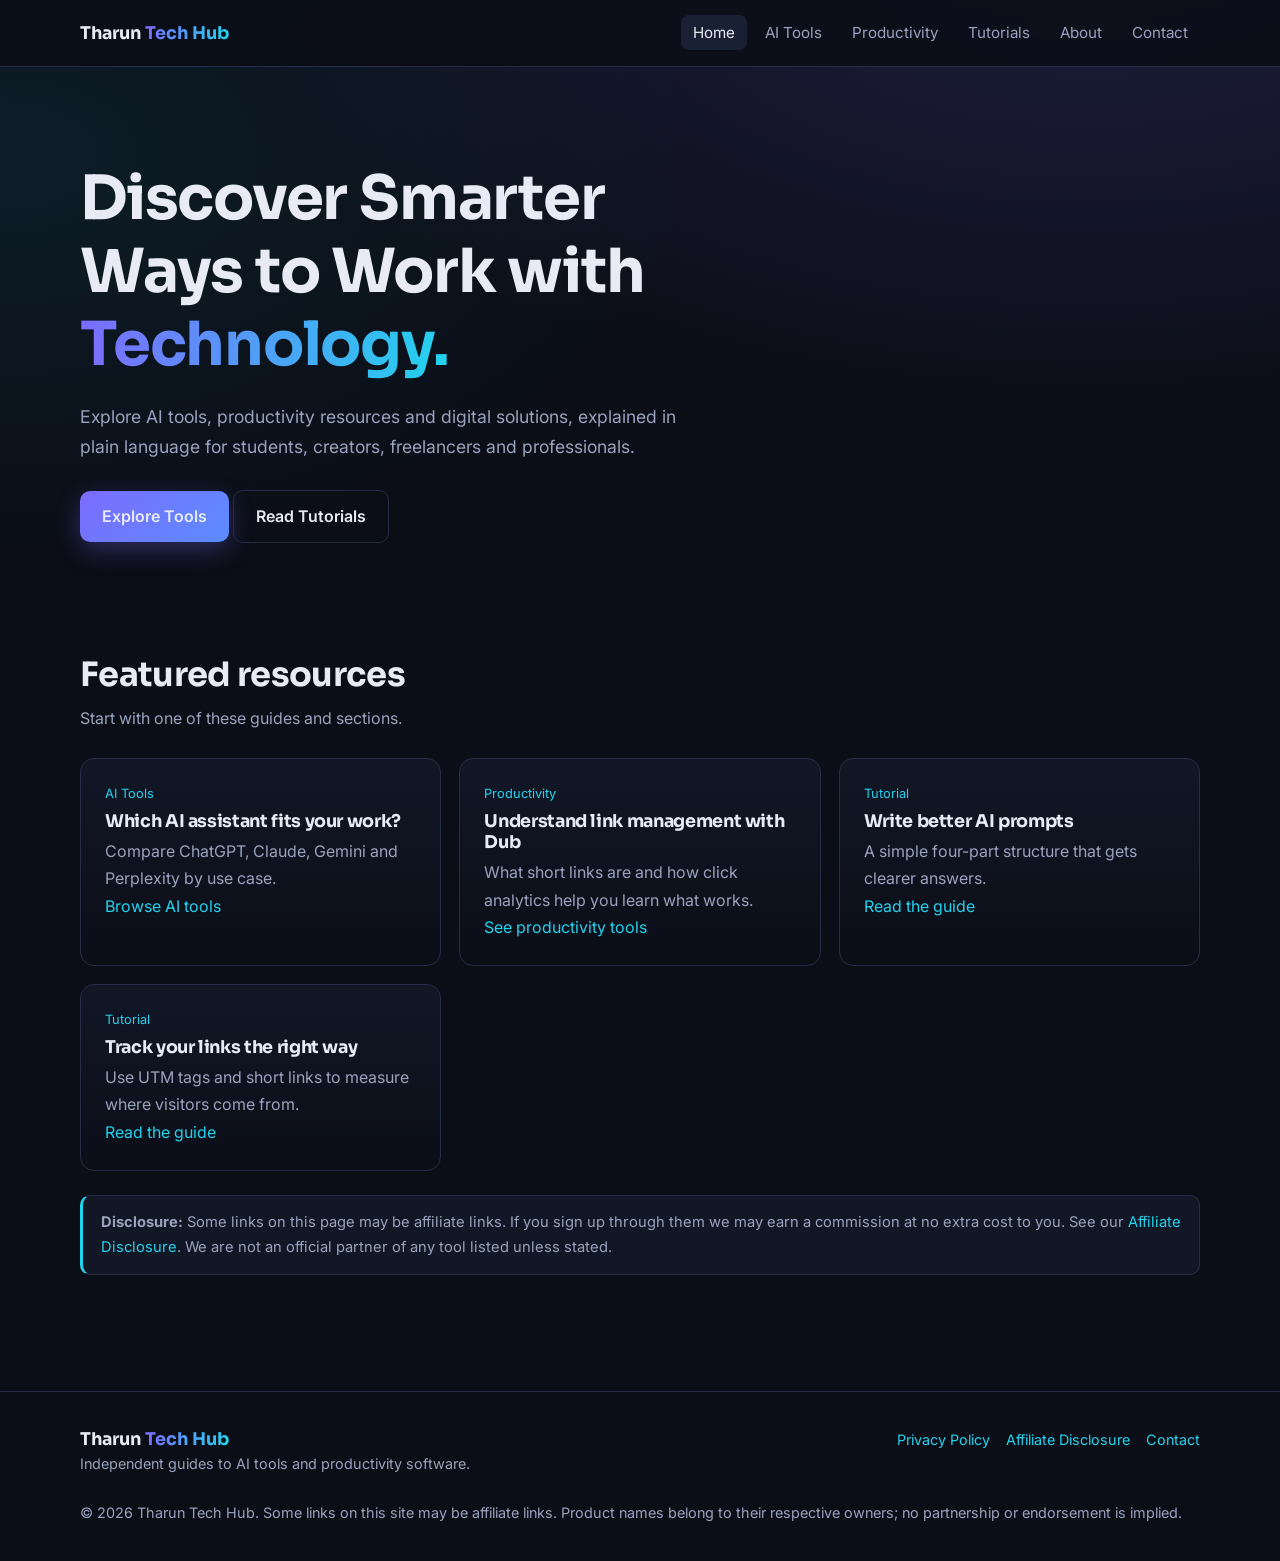
<file: index.html>
<!DOCTYPE html><html lang="en"><head><meta charset="utf-8"><meta name="viewport" content="width=device-width,initial-scale=1">
<title>Tharun Tech Hub | AI Tools, Productivity Software & Tutorials</title><meta name="description" content="Discover AI tools, productivity software and beginner-friendly tech tutorials for students, creators, freelancers and professionals."><meta property="og:title" content="Tharun Tech Hub | AI Tools, Productivity Software & Tutorials"><meta property="og:description" content="Discover AI tools, productivity software and beginner-friendly tech tutorials for students, creators, freelancers and professionals."><meta property="og:type" content="website">
<meta name="theme-color" content="#0b0e17"><link rel="preconnect" href="https://fonts.googleapis.com"><link rel="preconnect" href="https://fonts.gstatic.com" crossorigin>
<link href="https://fonts.googleapis.com/css2?family=Inter:wght@400;500;600&family=Sora:wght@600;700&display=swap" rel="stylesheet"><link rel="stylesheet" href="assets/css/style.css"></head><body>
<header><div class="wrap nav"><a class="logo" href="index.html">Tharun <span>Tech Hub</span></a><button id="mb" aria-label="Menu" aria-expanded="false">Menu</button><ul class="links" id="nav"><li><a href="index.html" class=on aria-current=page>Home</a></li><li><a href="ai-tools.html">AI Tools</a></li><li><a href="productivity-tools.html">Productivity</a></li><li><a href="tutorials.html">Tutorials</a></li><li><a href="about.html">About</a></li><li><a href="contact.html">Contact</a></li></ul></div></header>
<main><section class="hero"><div class="wrap hero-in"><h1>Discover Smarter Ways to Work with <span class="g">Technology.</span></h1>
<p>Explore AI tools, productivity resources and digital solutions, explained in plain language for students, creators, freelancers and professionals.</p>
<a class="btn p" href="ai-tools.html">Explore Tools</a> <a class="btn" href="tutorials.html">Read Tutorials</a></div></section>
<section><div class="wrap"><h2>Featured resources</h2><p>Start with one of these guides and sections.</p><div class="grid"><article class="card"><span class="tag">AI Tools</span><h3>Which AI assistant fits your work?</h3><p>Compare ChatGPT, Claude, Gemini and Perplexity by use case.</p><a href="ai-tools.html">Browse AI tools</a></article><article class="card"><span class="tag">Productivity</span><h3>Understand link management with Dub</h3><p>What short links are and how click analytics help you learn what works.</p><a href="productivity-tools.html">See productivity tools</a></article><article class="card"><span class="tag">Tutorial</span><h3>Write better AI prompts</h3><p>A simple four-part structure that gets clearer answers.</p><a href="tutorials.html#prompts">Read the guide</a></article><article class="card"><span class="tag">Tutorial</span><h3>Track your links the right way</h3><p>Use UTM tags and short links to measure where visitors come from.</p><a href="tutorials.html#links">Read the guide</a></article></div><div class="note"><strong>Disclosure:</strong> Some links on this page may be affiliate links. If you sign up through them we may earn a commission at no extra cost to you. See our <a href="affiliate-disclosure.html">Affiliate Disclosure</a>. We are not an official partner of any tool listed unless stated.</div></div></section></main>
<footer><div class="wrap fg"><div><a class="logo" href="index.html">Tharun <span>Tech Hub</span></a><p>Independent guides to AI tools and productivity software.</p></div>
<ul><li><a href="privacy-policy.html">Privacy Policy</a></li><li><a href="affiliate-disclosure.html">Affiliate Disclosure</a></li><li><a href="contact.html">Contact</a></li></ul>
<p style="width:100%">&copy; <span id="y">2026</span> Tharun Tech Hub. Some links on this site may be affiliate links. Product names belong to their respective owners; no partnership or endorsement is implied.</p></div></footer>
<script src="assets/js/main.js"></script></body></html>
</file>
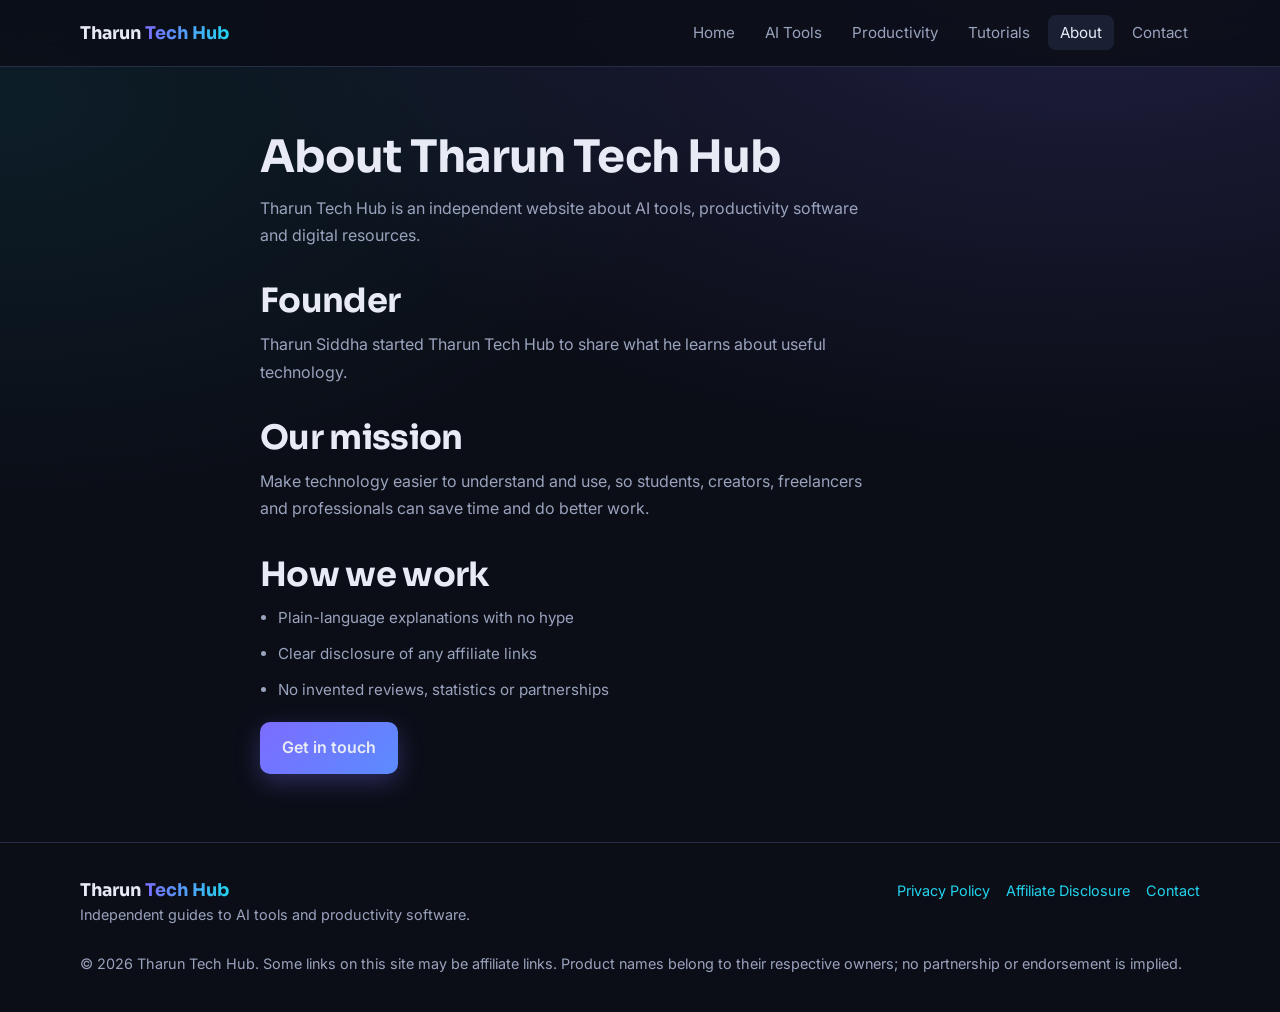
<file: about.html>
<!DOCTYPE html><html lang="en"><head><meta charset="utf-8"><meta name="viewport" content="width=device-width,initial-scale=1">
<title>About Tharun Siddha | Tharun Tech Hub</title><meta name="description" content="Meet Tharun Siddha, founder of Tharun Tech Hub, and learn our mission to make technology easier to understand and use."><meta property="og:title" content="About Tharun Siddha | Tharun Tech Hub"><meta property="og:description" content="Meet Tharun Siddha, founder of Tharun Tech Hub, and learn our mission to make technology easier to understand and use."><meta property="og:type" content="website">
<meta name="theme-color" content="#0b0e17"><link rel="preconnect" href="https://fonts.googleapis.com"><link rel="preconnect" href="https://fonts.gstatic.com" crossorigin>
<link href="https://fonts.googleapis.com/css2?family=Inter:wght@400;500;600&family=Sora:wght@600;700&display=swap" rel="stylesheet"><link rel="stylesheet" href="assets/css/style.css"></head><body>
<header><div class="wrap nav"><a class="logo" href="index.html">Tharun <span>Tech Hub</span></a><button id="mb" aria-label="Menu" aria-expanded="false">Menu</button><ul class="links" id="nav"><li><a href="index.html">Home</a></li><li><a href="ai-tools.html">AI Tools</a></li><li><a href="productivity-tools.html">Productivity</a></li><li><a href="tutorials.html">Tutorials</a></li><li><a href="about.html" class=on aria-current=page>About</a></li><li><a href="contact.html">Contact</a></li></ul></div></header>
<main><section class="page"><div class="wrap prose"><h1>About Tharun Tech Hub</h1><p>Tharun Tech Hub is an independent website about AI tools, productivity software and digital resources.</p><h2>Founder</h2><p>Tharun Siddha started Tharun Tech Hub to share what he learns about useful technology. <!-- Add your own short bio here: background, studies, interests. --></p><h2>Our mission</h2><p>Make technology easier to understand and use, so students, creators, freelancers and professionals can save time and do better work.</p><h2>How we work</h2><ul><li>Plain-language explanations with no hype</li><li>Clear disclosure of any affiliate links</li><li>No invented reviews, statistics or partnerships</li></ul><p style="margin-top:20px"><a class="btn p" href="contact.html">Get in touch</a></p></div></section></main>
<footer><div class="wrap fg"><div><a class="logo" href="index.html">Tharun <span>Tech Hub</span></a><p>Independent guides to AI tools and productivity software.</p></div>
<ul><li><a href="privacy-policy.html">Privacy Policy</a></li><li><a href="affiliate-disclosure.html">Affiliate Disclosure</a></li><li><a href="contact.html">Contact</a></li></ul>
<p style="width:100%">&copy; <span id="y">2026</span> Tharun Tech Hub. Some links on this site may be affiliate links. Product names belong to their respective owners; no partnership or endorsement is implied.</p></div></footer>
<script src="assets/js/main.js"></script></body></html>
</file>
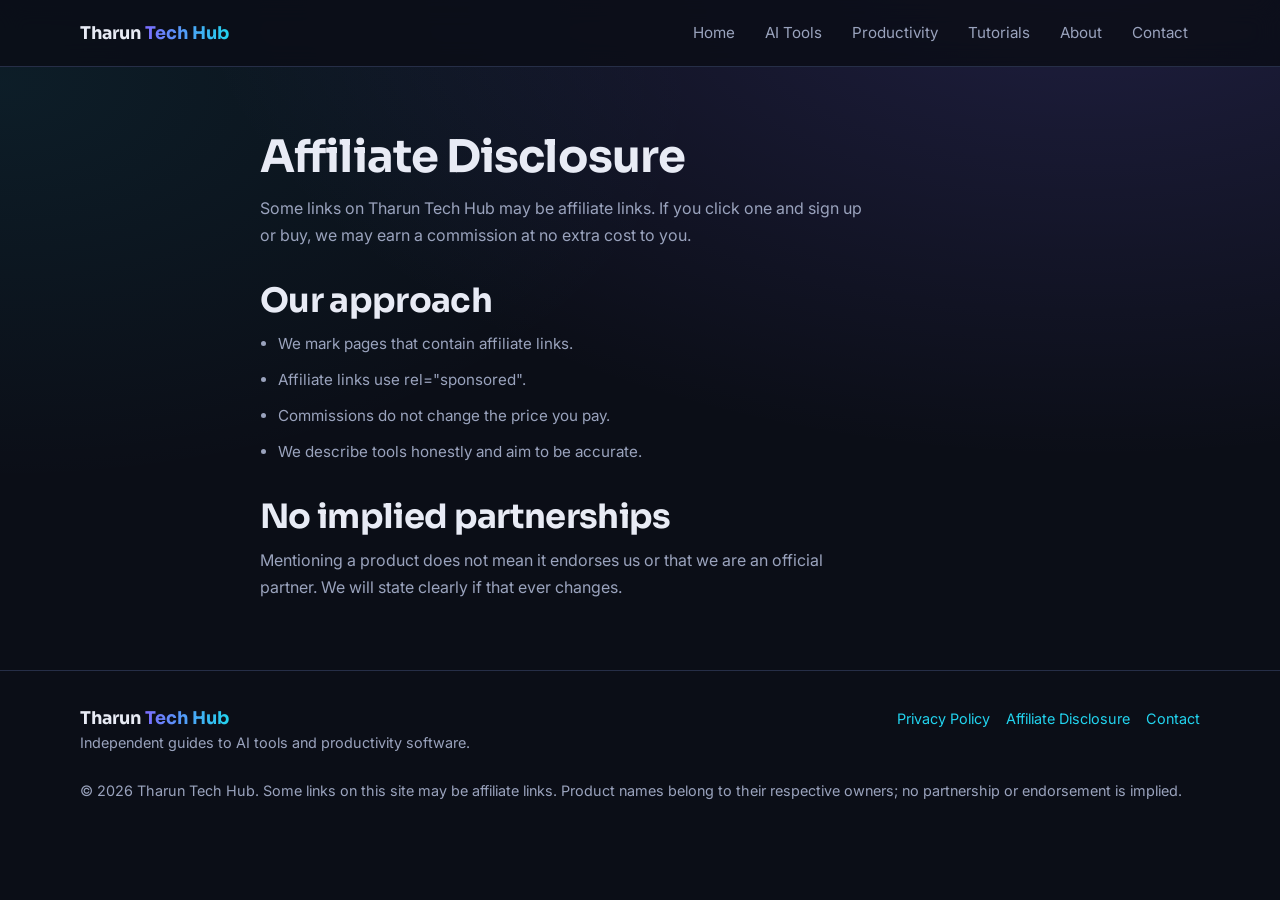
<file: affiliate-disclosure.html>
<!DOCTYPE html><html lang="en"><head><meta charset="utf-8"><meta name="viewport" content="width=device-width,initial-scale=1">
<title>Affiliate Disclosure | Tharun Tech Hub</title><meta name="description" content="Tharun Tech Hub may earn commissions from affiliate links. Read how we disclose and handle them."><meta property="og:title" content="Affiliate Disclosure | Tharun Tech Hub"><meta property="og:description" content="Tharun Tech Hub may earn commissions from affiliate links. Read how we disclose and handle them."><meta property="og:type" content="website">
<meta name="theme-color" content="#0b0e17"><link rel="preconnect" href="https://fonts.googleapis.com"><link rel="preconnect" href="https://fonts.gstatic.com" crossorigin>
<link href="https://fonts.googleapis.com/css2?family=Inter:wght@400;500;600&family=Sora:wght@600;700&display=swap" rel="stylesheet"><link rel="stylesheet" href="assets/css/style.css"></head><body>
<header><div class="wrap nav"><a class="logo" href="index.html">Tharun <span>Tech Hub</span></a><button id="mb" aria-label="Menu" aria-expanded="false">Menu</button><ul class="links" id="nav"><li><a href="index.html">Home</a></li><li><a href="ai-tools.html">AI Tools</a></li><li><a href="productivity-tools.html">Productivity</a></li><li><a href="tutorials.html">Tutorials</a></li><li><a href="about.html">About</a></li><li><a href="contact.html">Contact</a></li></ul></div></header>
<main><section class="page"><div class="wrap prose"><h1>Affiliate Disclosure</h1><p>Some links on Tharun Tech Hub may be affiliate links. If you click one and sign up or buy, we may earn a commission at no extra cost to you.</p><h2>Our approach</h2><ul><li>We mark pages that contain affiliate links.</li><li>Affiliate links use rel="sponsored".</li><li>Commissions do not change the price you pay.</li><li>We describe tools honestly and aim to be accurate.</li></ul><h2>No implied partnerships</h2><p>Mentioning a product does not mean it endorses us or that we are an official partner. We will state clearly if that ever changes.</p></div></section></main>
<footer><div class="wrap fg"><div><a class="logo" href="index.html">Tharun <span>Tech Hub</span></a><p>Independent guides to AI tools and productivity software.</p></div>
<ul><li><a href="privacy-policy.html">Privacy Policy</a></li><li><a href="affiliate-disclosure.html">Affiliate Disclosure</a></li><li><a href="contact.html">Contact</a></li></ul>
<p style="width:100%">&copy; <span id="y">2026</span> Tharun Tech Hub. Some links on this site may be affiliate links. Product names belong to their respective owners; no partnership or endorsement is implied.</p></div></footer>
<script src="assets/js/main.js"></script></body></html>
</file>
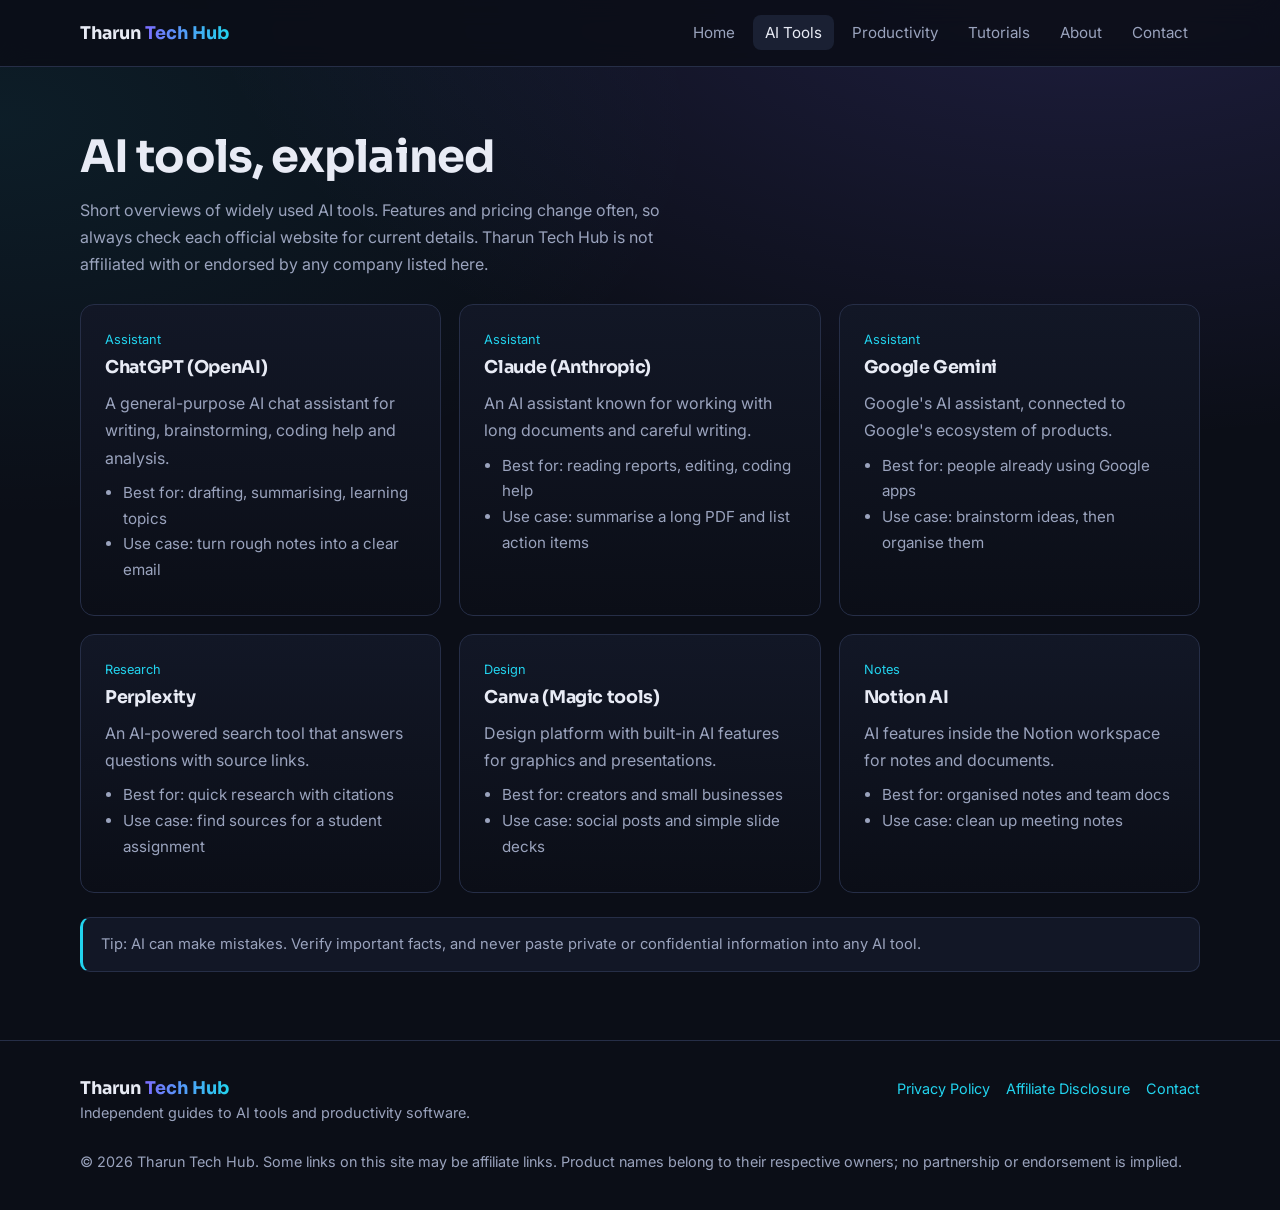
<file: ai-tools.html>
<!DOCTYPE html><html lang="en"><head><meta charset="utf-8"><meta name="viewport" content="width=device-width,initial-scale=1">
<title>AI Tools Guide | Tharun Tech Hub</title><meta name="description" content="Plain-language overview of popular AI tools like ChatGPT, Claude, Gemini and Perplexity: features, benefits and use cases."><meta property="og:title" content="AI Tools Guide | Tharun Tech Hub"><meta property="og:description" content="Plain-language overview of popular AI tools like ChatGPT, Claude, Gemini and Perplexity: features, benefits and use cases."><meta property="og:type" content="website">
<meta name="theme-color" content="#0b0e17"><link rel="preconnect" href="https://fonts.googleapis.com"><link rel="preconnect" href="https://fonts.gstatic.com" crossorigin>
<link href="https://fonts.googleapis.com/css2?family=Inter:wght@400;500;600&family=Sora:wght@600;700&display=swap" rel="stylesheet"><link rel="stylesheet" href="assets/css/style.css"></head><body>
<header><div class="wrap nav"><a class="logo" href="index.html">Tharun <span>Tech Hub</span></a><button id="mb" aria-label="Menu" aria-expanded="false">Menu</button><ul class="links" id="nav"><li><a href="index.html">Home</a></li><li><a href="ai-tools.html" class=on aria-current=page>AI Tools</a></li><li><a href="productivity-tools.html">Productivity</a></li><li><a href="tutorials.html">Tutorials</a></li><li><a href="about.html">About</a></li><li><a href="contact.html">Contact</a></li></ul></div></header>
<main><section class="page"><div class="wrap"><h1>AI tools, explained</h1><p>Short overviews of widely used AI tools. Features and pricing change often, so always check each official website for current details. Tharun Tech Hub is not affiliated with or endorsed by any company listed here.</p><div class="grid"><article class="card"><span class="tag">Assistant</span><h3>ChatGPT (OpenAI)</h3><p>A general-purpose AI chat assistant for writing, brainstorming, coding help and analysis.</p><ul><li>Best for: drafting, summarising, learning topics</li><li>Use case: turn rough notes into a clear email</li></ul></article><article class="card"><span class="tag">Assistant</span><h3>Claude (Anthropic)</h3><p>An AI assistant known for working with long documents and careful writing.</p><ul><li>Best for: reading reports, editing, coding help</li><li>Use case: summarise a long PDF and list action items</li></ul></article><article class="card"><span class="tag">Assistant</span><h3>Google Gemini</h3><p>Google's AI assistant, connected to Google's ecosystem of products.</p><ul><li>Best for: people already using Google apps</li><li>Use case: brainstorm ideas, then organise them</li></ul></article><article class="card"><span class="tag">Research</span><h3>Perplexity</h3><p>An AI-powered search tool that answers questions with source links.</p><ul><li>Best for: quick research with citations</li><li>Use case: find sources for a student assignment</li></ul></article><article class="card"><span class="tag">Design</span><h3>Canva (Magic tools)</h3><p>Design platform with built-in AI features for graphics and presentations.</p><ul><li>Best for: creators and small businesses</li><li>Use case: social posts and simple slide decks</li></ul></article><article class="card"><span class="tag">Notes</span><h3>Notion AI</h3><p>AI features inside the Notion workspace for notes and documents.</p><ul><li>Best for: organised notes and team docs</li><li>Use case: clean up meeting notes</li></ul></article></div><div class="note">Tip: AI can make mistakes. Verify important facts, and never paste private or confidential information into any AI tool.</div></div></section></main>
<footer><div class="wrap fg"><div><a class="logo" href="index.html">Tharun <span>Tech Hub</span></a><p>Independent guides to AI tools and productivity software.</p></div>
<ul><li><a href="privacy-policy.html">Privacy Policy</a></li><li><a href="affiliate-disclosure.html">Affiliate Disclosure</a></li><li><a href="contact.html">Contact</a></li></ul>
<p style="width:100%">&copy; <span id="y">2026</span> Tharun Tech Hub. Some links on this site may be affiliate links. Product names belong to their respective owners; no partnership or endorsement is implied.</p></div></footer>
<script src="assets/js/main.js"></script></body></html>
</file>
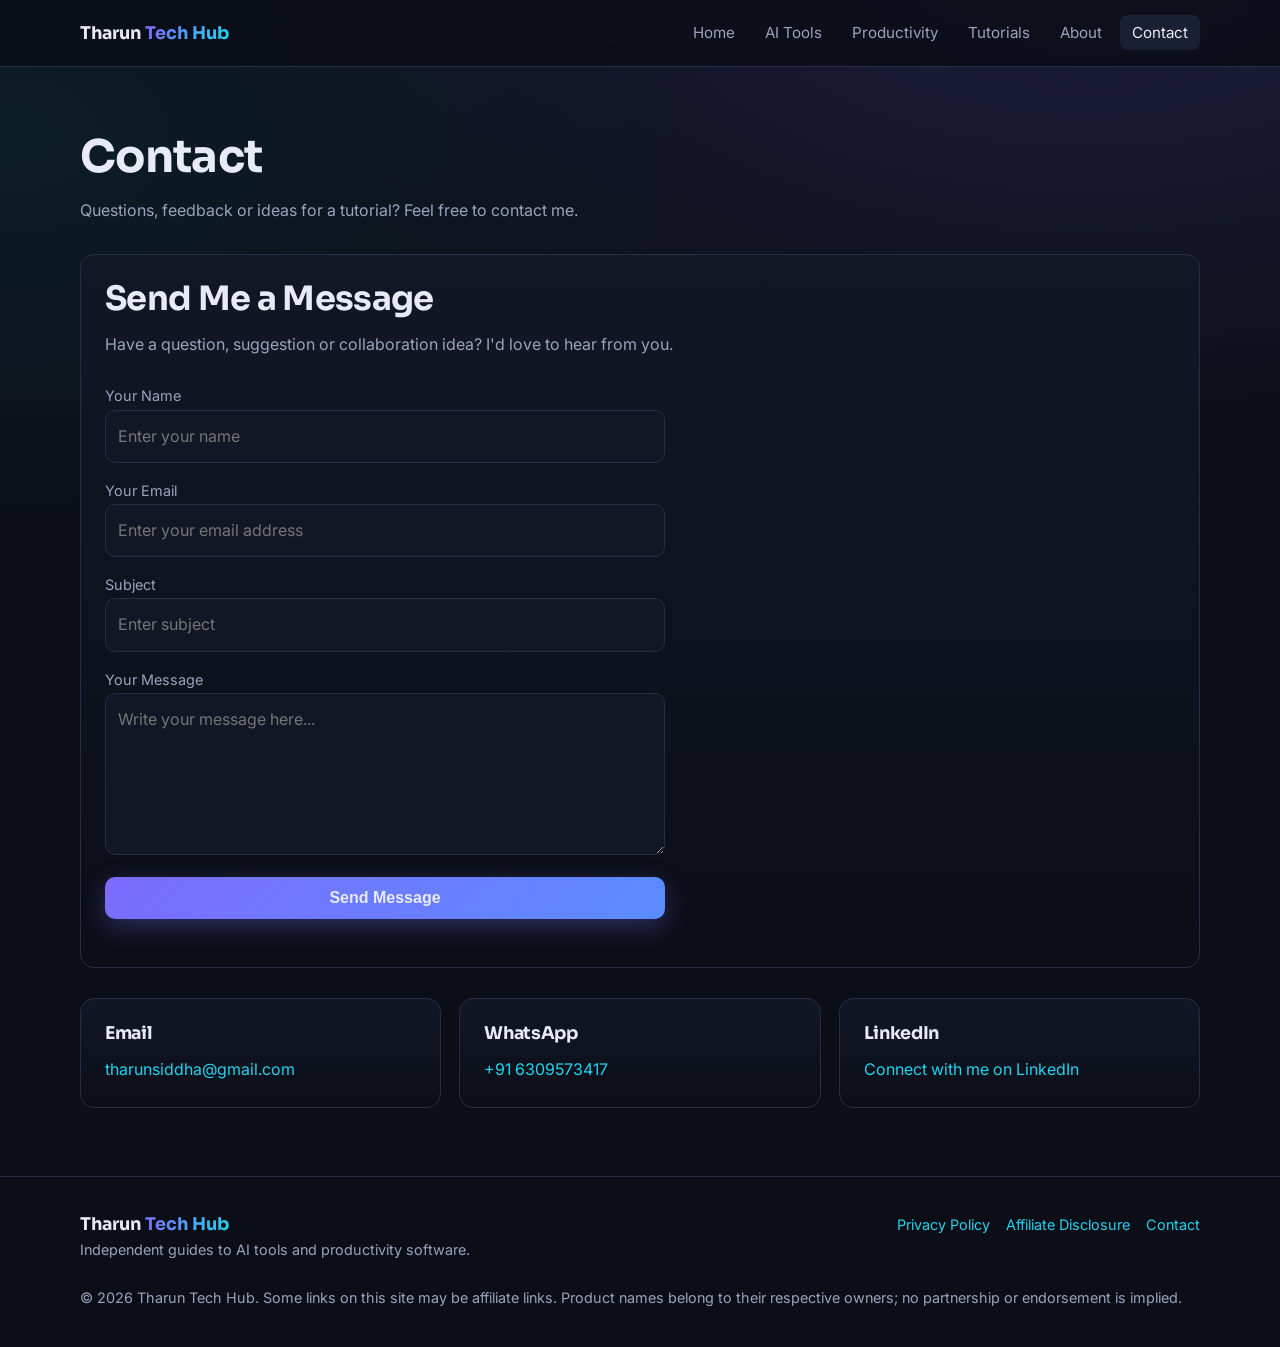
<file: contact.html>
<!DOCTYPE html>
<html lang="en">
<head>
<meta charset="utf-8">
<meta name="viewport" content="width=device-width, initial-scale=1">

<title>Contact | Tharun Tech Hub</title>

<meta name="description" content="Contact Tharun Tech Hub with questions, feedback or collaboration enquiries.">
<meta property="og:title" content="Contact | Tharun Tech Hub">
<meta property="og:description" content="Contact Tharun Tech Hub with questions, feedback or collaboration enquiries.">
<meta property="og:type" content="website">
<meta name="theme-color" content="#0b0e17">

<link rel="preconnect" href="https://fonts.googleapis.com">
<link rel="preconnect" href="https://fonts.gstatic.com" crossorigin>

<link href="https://fonts.googleapis.com/css2?family=Inter:wght@400;500;600&family=Sora:wght@600;700&display=swap" rel="stylesheet">

<link rel="stylesheet" href="assets/css/style.css">
</head>

<body>

<!-- NAVIGATION -->
<header>
<div class="wrap nav">

<a class="logo" href="index.html">
Tharun <span>Tech Hub</span>
</a>

<button id="mb" aria-label="Menu" aria-expanded="false">
Menu
</button>

<ul class="links" id="nav">
<li><a href="index.html">Home</a></li>
<li><a href="ai-tools.html">AI Tools</a></li>
<li><a href="productivity-tools.html">Productivity</a></li>
<li><a href="tutorials.html">Tutorials</a></li>
<li><a href="about.html">About</a></li>
<li><a href="contact.html" class="on" aria-current="page">Contact</a></li>
</ul>

</div>
</header>

<!-- MAIN CONTENT -->
<main>
<section class="page">

<div class="wrap">

<h1>Contact</h1>

<p>
Questions, feedback or ideas for a tutorial?
Feel free to contact me.
</p>

<!-- CONTACT FORM -->
<div class="card" style="margin:30px 0;">

<h2>Send Me a Message</h2>

<p>
Have a question, suggestion or collaboration idea?
I'd love to hear from you.
</p>

<form action="https://formspree.io/f/xwllzglz" method="POST">

<div>
<label for="name">Your Name</label>
<input
type="text"
id="name"
name="name"
placeholder="Enter your name"
required>
</div>

<div>
<label for="email">Your Email</label>
<input
type="email"
id="email"
name="email"
placeholder="Enter your email address"
required>
</div>

<div>
<label for="subject">Subject</label>
<input
type="text"
id="subject"
name="subject"
placeholder="Enter subject"
required>
</div>

<div>
<label for="message">Your Message</label>
<textarea
id="message"
name="message"
rows="5"
placeholder="Write your message here..."
required></textarea>
</div>

<button class="btn p" type="submit">
Send Message
</button>

</form>

</div>

<!-- CONTACT DETAILS -->
<div class="grid">

<div class="card">
<h3>Email</h3>

<p>
<a href="mailto:tharunsiddha@gmail.com">
tharunsiddha@gmail.com
</a>
</p>
</div>

<div class="card">
<h3>WhatsApp</h3>

<p>
<a
href="https://wa.me/916309573417"
target="_blank"
rel="noopener noreferrer">
+91 6309573417
</a>
</p>
</div>

<div class="card">
<h3>LinkedIn</h3>

<p>
<a
href="https://www.linkedin.com/in/tharun-sai25"
target="_blank"
rel="noopener noreferrer">
Connect with me on LinkedIn
</a>
</p>
</div>

</div>

</div>
</section>
</main>

<!-- FOOTER -->
<footer>

<div class="wrap fg">

<div>
<a class="logo" href="index.html">
Tharun <span>Tech Hub</span>
</a>

<p>
Independent guides to AI tools and productivity software.
</p>
</div>

<ul>
<li><a href="privacy-policy.html">Privacy Policy</a></li>
<li><a href="affiliate-disclosure.html">Affiliate Disclosure</a></li>
<li><a href="contact.html">Contact</a></li>
</ul>

<p style="width:100%">
&copy; <span id="y">2026</span> Tharun Tech Hub.
Some links on this site may be affiliate links.
Product names belong to their respective owners;
no partnership or endorsement is implied.
</p>

</div>
</footer>

<script src="assets/js/main.js"></script>

</body>
</html>
</file>
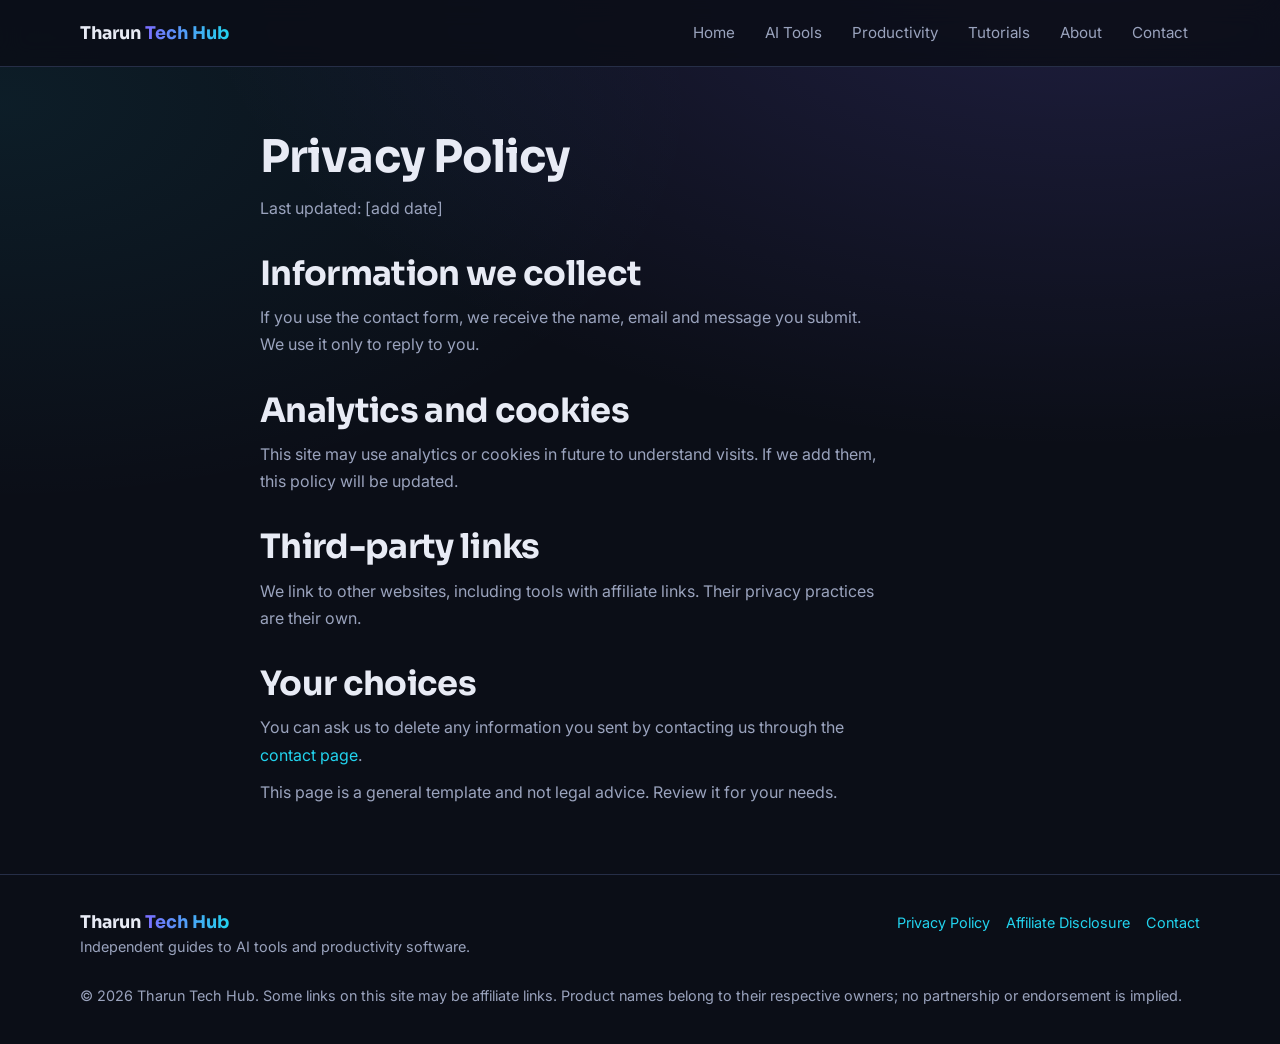
<file: privacy-policy.html>
<!DOCTYPE html><html lang="en"><head><meta charset="utf-8"><meta name="viewport" content="width=device-width,initial-scale=1">
<title>Privacy Policy | Tharun Tech Hub</title><meta name="description" content="How Tharun Tech Hub collects, uses and protects information."><meta property="og:title" content="Privacy Policy | Tharun Tech Hub"><meta property="og:description" content="How Tharun Tech Hub collects, uses and protects information."><meta property="og:type" content="website">
<meta name="theme-color" content="#0b0e17"><link rel="preconnect" href="https://fonts.googleapis.com"><link rel="preconnect" href="https://fonts.gstatic.com" crossorigin>
<link href="https://fonts.googleapis.com/css2?family=Inter:wght@400;500;600&family=Sora:wght@600;700&display=swap" rel="stylesheet"><link rel="stylesheet" href="assets/css/style.css"></head><body>
<header><div class="wrap nav"><a class="logo" href="index.html">Tharun <span>Tech Hub</span></a><button id="mb" aria-label="Menu" aria-expanded="false">Menu</button><ul class="links" id="nav"><li><a href="index.html">Home</a></li><li><a href="ai-tools.html">AI Tools</a></li><li><a href="productivity-tools.html">Productivity</a></li><li><a href="tutorials.html">Tutorials</a></li><li><a href="about.html">About</a></li><li><a href="contact.html">Contact</a></li></ul></div></header>
<main><section class="page"><div class="wrap prose"><h1>Privacy Policy</h1><p>Last updated: [add date]</p><h2>Information we collect</h2><p>If you use the contact form, we receive the name, email and message you submit. We use it only to reply to you.</p><h2>Analytics and cookies</h2><p>This site may use analytics or cookies in future to understand visits. If we add them, this policy will be updated.</p><h2>Third-party links</h2><p>We link to other websites, including tools with affiliate links. Their privacy practices are their own.</p><h2>Your choices</h2><p>You can ask us to delete any information you sent by contacting us through the <a href="contact.html">contact page</a>.</p><p>This page is a general template and not legal advice. Review it for your needs.</p></div></section></main>
<footer><div class="wrap fg"><div><a class="logo" href="index.html">Tharun <span>Tech Hub</span></a><p>Independent guides to AI tools and productivity software.</p></div>
<ul><li><a href="privacy-policy.html">Privacy Policy</a></li><li><a href="affiliate-disclosure.html">Affiliate Disclosure</a></li><li><a href="contact.html">Contact</a></li></ul>
<p style="width:100%">&copy; <span id="y">2026</span> Tharun Tech Hub. Some links on this site may be affiliate links. Product names belong to their respective owners; no partnership or endorsement is implied.</p></div></footer>
<script src="assets/js/main.js"></script></body></html>
</file>
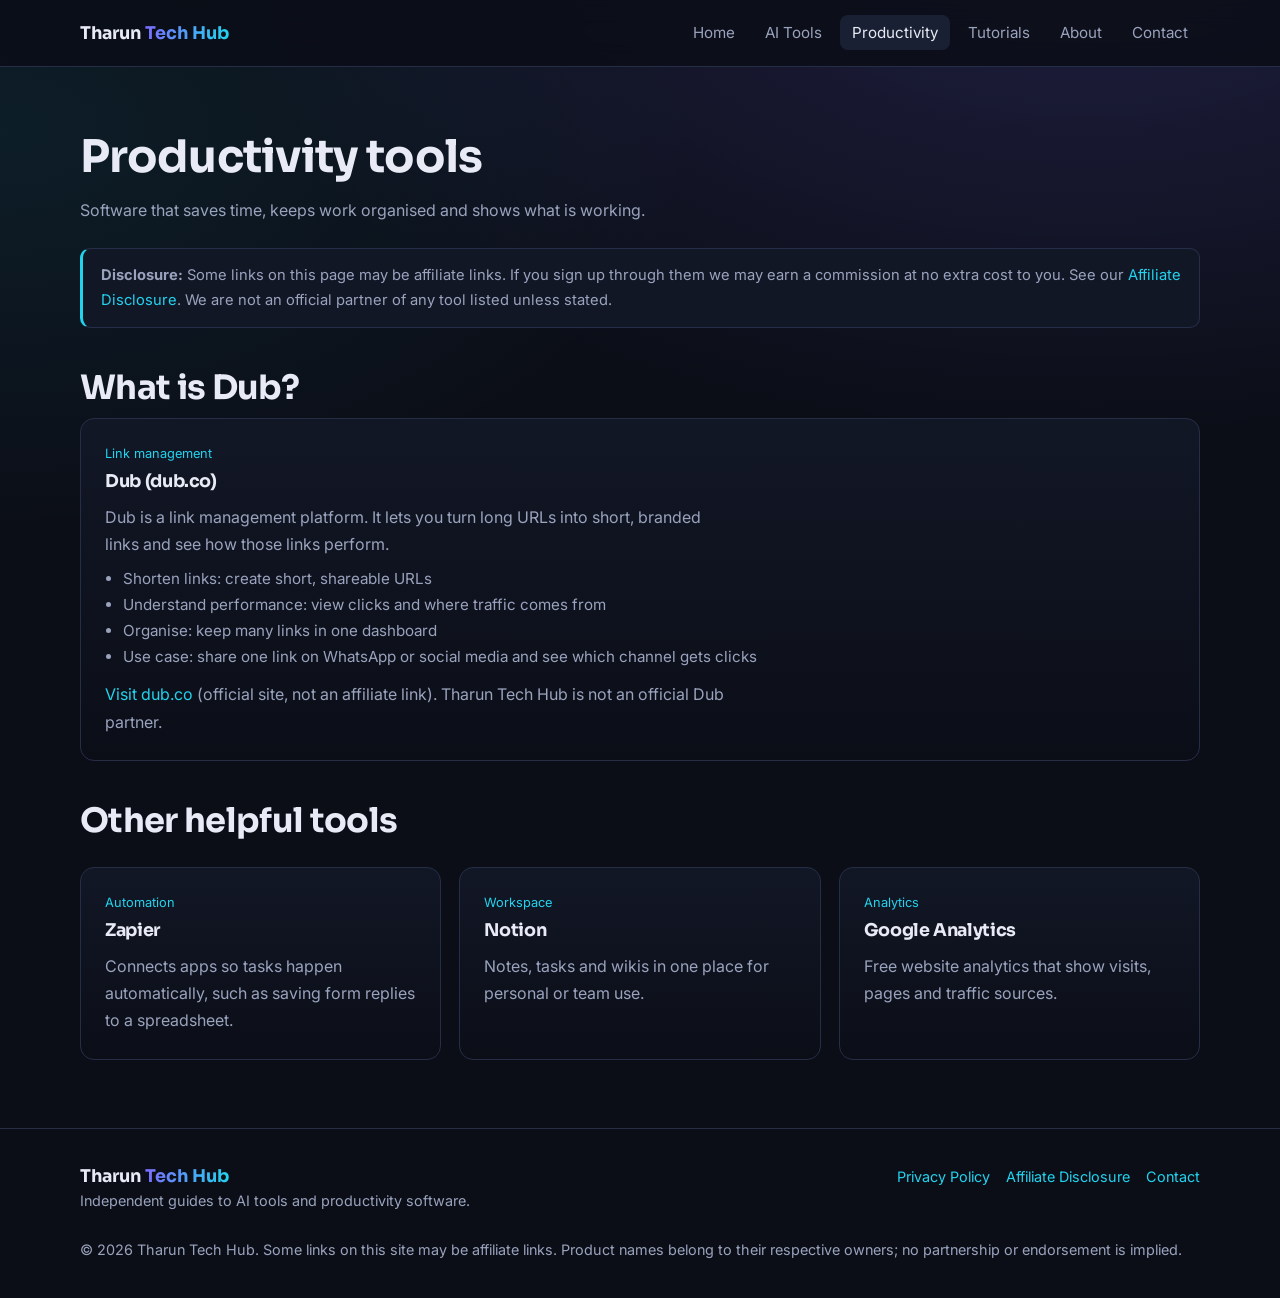
<file: productivity-tools.html>
<!DOCTYPE html><html lang="en"><head><meta charset="utf-8"><meta name="viewport" content="width=device-width,initial-scale=1">
<title>Productivity Tools & Link Management | Tharun Tech Hub</title><meta name="description" content="Learn about link management, analytics and automation tools, including an educational introduction to Dub for shortening links and tracking performance."><meta property="og:title" content="Productivity Tools & Link Management | Tharun Tech Hub"><meta property="og:description" content="Learn about link management, analytics and automation tools, including an educational introduction to Dub for shortening links and tracking performance."><meta property="og:type" content="website">
<meta name="theme-color" content="#0b0e17"><link rel="preconnect" href="https://fonts.googleapis.com"><link rel="preconnect" href="https://fonts.gstatic.com" crossorigin>
<link href="https://fonts.googleapis.com/css2?family=Inter:wght@400;500;600&family=Sora:wght@600;700&display=swap" rel="stylesheet"><link rel="stylesheet" href="assets/css/style.css"></head><body>
<header><div class="wrap nav"><a class="logo" href="index.html">Tharun <span>Tech Hub</span></a><button id="mb" aria-label="Menu" aria-expanded="false">Menu</button><ul class="links" id="nav"><li><a href="index.html">Home</a></li><li><a href="ai-tools.html">AI Tools</a></li><li><a href="productivity-tools.html" class=on aria-current=page>Productivity</a></li><li><a href="tutorials.html">Tutorials</a></li><li><a href="about.html">About</a></li><li><a href="contact.html">Contact</a></li></ul></div></header>
<main><section class="page"><div class="wrap"><h1>Productivity tools</h1><p>Software that saves time, keeps work organised and shows what is working.</p><div class="note"><strong>Disclosure:</strong> Some links on this page may be affiliate links. If you sign up through them we may earn a commission at no extra cost to you. See our <a href="affiliate-disclosure.html">Affiliate Disclosure</a>. We are not an official partner of any tool listed unless stated.</div><h2 style="margin-top:40px">What is Dub?</h2><div class="card"><span class="tag">Link management</span><h3>Dub (dub.co)</h3><p>Dub is a link management platform. It lets you turn long URLs into short, branded links and see how those links perform.</p><ul><li>Shorten links: create short, shareable URLs</li><li>Understand performance: view clicks and where traffic comes from</li><li>Organise: keep many links in one dashboard</li><li>Use case: share one link on WhatsApp or social media and see which channel gets clicks</li></ul><p><a href="https://dub.co" rel="noopener" target="_blank">Visit dub.co</a> (official site, not an affiliate link). Tharun Tech Hub is not an official Dub partner.</p></div><h2 style="margin-top:40px">Other helpful tools</h2><div class="grid"><article class="card"><span class="tag">Automation</span><h3>Zapier</h3><p>Connects apps so tasks happen automatically, such as saving form replies to a spreadsheet.</p></article><article class="card"><span class="tag">Workspace</span><h3>Notion</h3><p>Notes, tasks and wikis in one place for personal or team use.</p></article><article class="card"><span class="tag">Analytics</span><h3>Google Analytics</h3><p>Free website analytics that show visits, pages and traffic sources.</p></article></div></div></section></main>
<footer><div class="wrap fg"><div><a class="logo" href="index.html">Tharun <span>Tech Hub</span></a><p>Independent guides to AI tools and productivity software.</p></div>
<ul><li><a href="privacy-policy.html">Privacy Policy</a></li><li><a href="affiliate-disclosure.html">Affiliate Disclosure</a></li><li><a href="contact.html">Contact</a></li></ul>
<p style="width:100%">&copy; <span id="y">2026</span> Tharun Tech Hub. Some links on this site may be affiliate links. Product names belong to their respective owners; no partnership or endorsement is implied.</p></div></footer>
<script src="assets/js/main.js"></script></body></html>
</file>
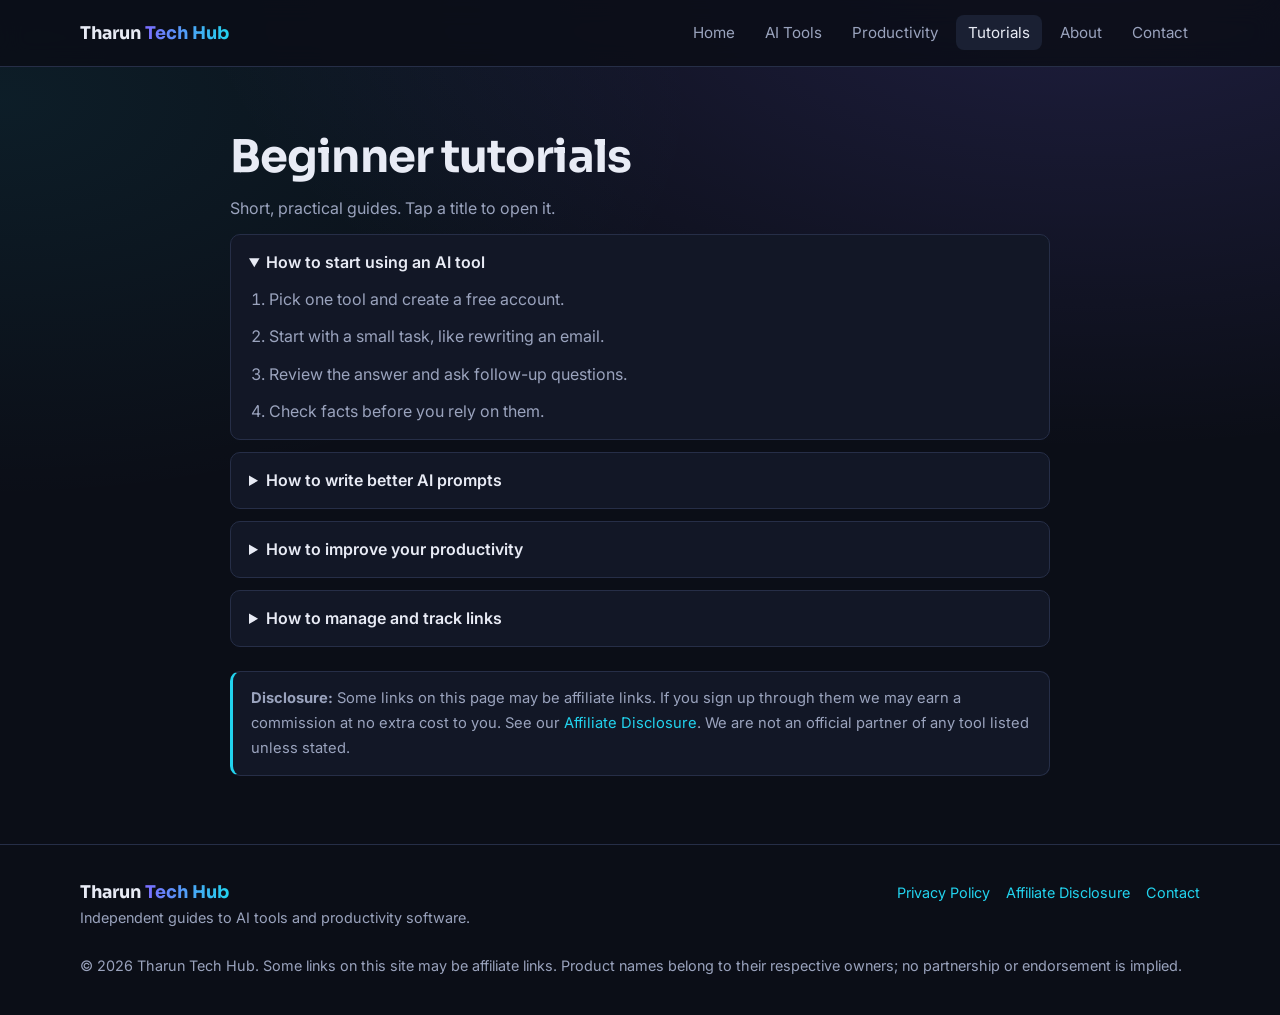
<file: tutorials.html>
<!DOCTYPE html><html lang="en"><head><meta charset="utf-8"><meta name="viewport" content="width=device-width,initial-scale=1">
<title>Beginner Tutorials | Tharun Tech Hub</title><meta name="description" content="Beginner-friendly guides on using AI tools, improving productivity and managing and tracking links."><meta property="og:title" content="Beginner Tutorials | Tharun Tech Hub"><meta property="og:description" content="Beginner-friendly guides on using AI tools, improving productivity and managing and tracking links."><meta property="og:type" content="website">
<meta name="theme-color" content="#0b0e17"><link rel="preconnect" href="https://fonts.googleapis.com"><link rel="preconnect" href="https://fonts.gstatic.com" crossorigin>
<link href="https://fonts.googleapis.com/css2?family=Inter:wght@400;500;600&family=Sora:wght@600;700&display=swap" rel="stylesheet"><link rel="stylesheet" href="assets/css/style.css"></head><body>
<header><div class="wrap nav"><a class="logo" href="index.html">Tharun <span>Tech Hub</span></a><button id="mb" aria-label="Menu" aria-expanded="false">Menu</button><ul class="links" id="nav"><li><a href="index.html">Home</a></li><li><a href="ai-tools.html">AI Tools</a></li><li><a href="productivity-tools.html">Productivity</a></li><li><a href="tutorials.html" class=on aria-current=page>Tutorials</a></li><li><a href="about.html">About</a></li><li><a href="contact.html">Contact</a></li></ul></div></header>
<main><section class="page"><div class="wrap prose" style="max-width:820px"><h1>Beginner tutorials</h1><p>Short, practical guides. Tap a title to open it.</p><details id="start" open><summary>How to start using an AI tool</summary><ol><li>Pick one tool and create a free account.</li><li>Start with a small task, like rewriting an email.</li><li>Review the answer and ask follow-up questions.</li><li>Check facts before you rely on them.</li></ol></details><details id="prompts"><summary>How to write better AI prompts</summary><ol><li>Say who you are or the role you want it to play.</li><li>State the task clearly.</li><li>Add context: audience, length, tone.</li><li>Ask for a format, such as a table or bullet list.</li></ol></details><details id="focus"><summary>How to improve your productivity</summary><ul><li>Write your top three tasks each morning.</li><li>Work in 25-minute focus blocks with short breaks.</li><li>Batch similar tasks, like replying to messages.</li><li>Automate repeat work when a tool can do it.</li></ul></details><details id="links"><summary>How to manage and track links</summary><ol><li>Create a short link for each place you share, such as WhatsApp Status or a social post.</li><li>Add UTM tags (source, medium, campaign) so analytics show where visitors came from.</li><li>Use a link tool such as <a href="productivity-tools.html">Dub</a> to view clicks.</li><li>Compare results and keep what works.</li></ol></details><div class="note"><strong>Disclosure:</strong> Some links on this page may be affiliate links. If you sign up through them we may earn a commission at no extra cost to you. See our <a href="affiliate-disclosure.html">Affiliate Disclosure</a>. We are not an official partner of any tool listed unless stated.</div></div></section></main>
<footer><div class="wrap fg"><div><a class="logo" href="index.html">Tharun <span>Tech Hub</span></a><p>Independent guides to AI tools and productivity software.</p></div>
<ul><li><a href="privacy-policy.html">Privacy Policy</a></li><li><a href="affiliate-disclosure.html">Affiliate Disclosure</a></li><li><a href="contact.html">Contact</a></li></ul>
<p style="width:100%">&copy; <span id="y">2026</span> Tharun Tech Hub. Some links on this site may be affiliate links. Product names belong to their respective owners; no partnership or endorsement is implied.</p></div></footer>
<script src="assets/js/main.js"></script></body></html>
</file>
<file: assets/css/style.css>
:root{--bg:#0b0e17;--s1:#121726;--s2:#1a2033;--line:#262e47;--tx:#e8ebf5;--mu:#9aa3bd;--a:#7c6cff;--b:#22d3ee;--r:14px}
*{box-sizing:border-box;margin:0}html{scroll-behavior:smooth}
body{font:16px/1.7 Inter,system-ui,sans-serif;background:radial-gradient(900px 500px at 85% -5%,rgba(124,108,255,.18),transparent),radial-gradient(700px 400px at 0 10%,rgba(34,211,238,.08),transparent),var(--bg);color:var(--tx);background-repeat:no-repeat}
h1,h2,h3{font-family:Sora,Inter,sans-serif;line-height:1.2;letter-spacing:-.02em}
h1{font-size:clamp(2.1rem,5.5vw,3.8rem)}h2{font-size:clamp(1.5rem,3vw,2.1rem);margin-bottom:.6rem}h3{font-size:1.1rem;margin-bottom:.4rem}
a{color:var(--b);text-decoration:none}a:hover{text-decoration:underline}p{color:var(--mu)}
:focus-visible{outline:2px solid var(--b);outline-offset:3px}
.wrap{width:min(1120px,92%);margin:auto}section{padding:56px 0}
header{position:sticky;top:0;z-index:20;background:rgba(11,14,23,.85);backdrop-filter:blur(12px);border-bottom:1px solid var(--line)}
.nav{display:flex;align-items:center;justify-content:space-between;height:66px}
.logo{font:700 1.1rem Sora;color:var(--tx)}.logo span,.g{background:linear-gradient(90deg,var(--a),var(--b));-webkit-background-clip:text;background-clip:text;color:transparent}
.links{display:flex;gap:6px;list-style:none;padding:0}.links a{color:var(--mu);padding:8px 12px;border-radius:8px;font-size:.95rem}
.links a:hover,.links a.on{color:var(--tx);background:var(--s2);text-decoration:none}
#mb{display:none;background:none;border:1px solid var(--line);color:var(--tx);border-radius:8px;padding:6px 12px;font-size:1rem;cursor:pointer}
.btn{display:inline-block;padding:12px 22px;border-radius:10px;font-weight:600;border:1px solid var(--line);color:var(--tx);background:none;font-size:1rem;cursor:pointer;transition:transform .2s,box-shadow .2s}
.btn:hover{transform:translateY(-2px);text-decoration:none}
.btn.p{background:linear-gradient(135deg,var(--a),#5b8cff);border:0;box-shadow:0 8px 24px rgba(124,108,255,.3)}
.hero{padding:96px 0 56px}.hero h1{max-width:15ch}.hero p{max-width:56ch;margin:20px 0 28px;font-size:1.1rem}
.hero-in{animation:in .8s ease both}@keyframes in{from{opacity:0;transform:translateY(14px)}}
.page{padding:64px 0 8px}.page h1{font-size:clamp(1.9rem,4vw,2.8rem)}.page p{max-width:62ch;margin-top:12px}
.grid{display:grid;grid-template-columns:repeat(auto-fit,minmax(270px,1fr));gap:18px;margin-top:26px}
.card{background:linear-gradient(180deg,var(--s1),var(--bg));border:1px solid var(--line);border-radius:var(--r);padding:24px;transition:border-color .2s,transform .2s}
.card:hover{border-color:var(--a);transform:translateY(-3px)}
.card ul,.prose ul{padding-left:18px;color:var(--mu);margin:8px 0;font-size:.95rem}.tag{font-size:.8rem;color:var(--b);margin-bottom:6px;display:block}
.note{border:1px solid var(--line);border-left:3px solid var(--b);background:var(--s1);border-radius:10px;padding:14px 18px;font-size:.92rem;color:var(--mu);margin-top:24px}
details{background:var(--s1);border:1px solid var(--line);border-radius:10px;padding:14px 18px;margin-top:12px}summary{cursor:pointer;font-weight:600}
details ol,details ul{padding-left:20px;color:var(--mu);margin-top:10px}
form{display:grid;gap:14px;max-width:560px;margin:24px 0}label{font-size:.9rem;color:var(--mu)}
input,textarea,select{width:100%;padding:12px;border-radius:10px;border:1px solid var(--line);background:var(--s1);color:var(--tx);font:inherit}
.prose{max-width:760px}.prose h2{margin-top:32px}.prose p,.prose li{margin-top:10px}
footer{border-top:1px solid var(--line);margin-top:60px;padding:36px 0;font-size:.9rem}
.fg{display:flex;flex-wrap:wrap;gap:24px;justify-content:space-between}.fg ul{list-style:none;padding:0;display:flex;gap:16px;flex-wrap:wrap}
@media(max-width:820px){#mb{display:block}.links{display:none;position:absolute;top:66px;left:0;right:0;flex-direction:column;background:var(--bg);padding:12px 4%;border-bottom:1px solid var(--line)}.links.open{display:flex}.hero{padding-top:56px}}
@media(prefers-reduced-motion:reduce){*{animation:none!important;transition:none!important}}
</file>
